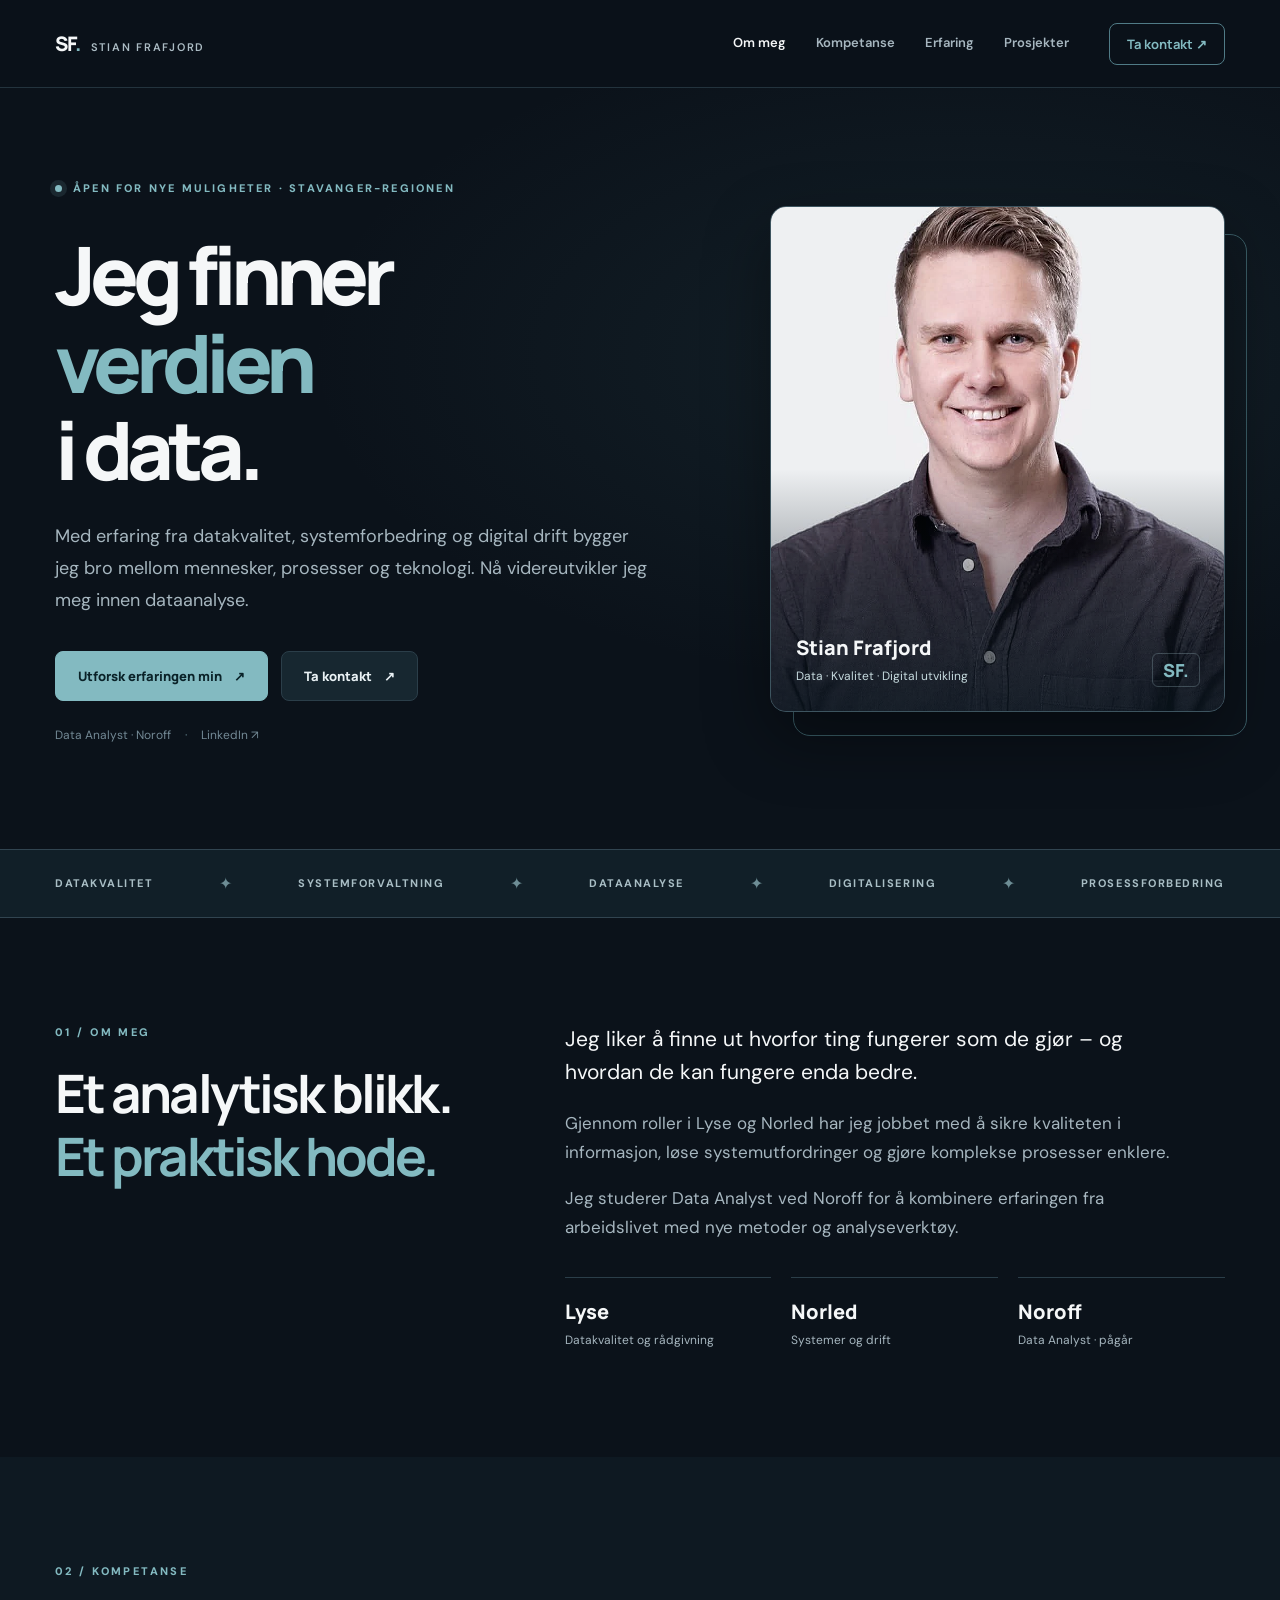
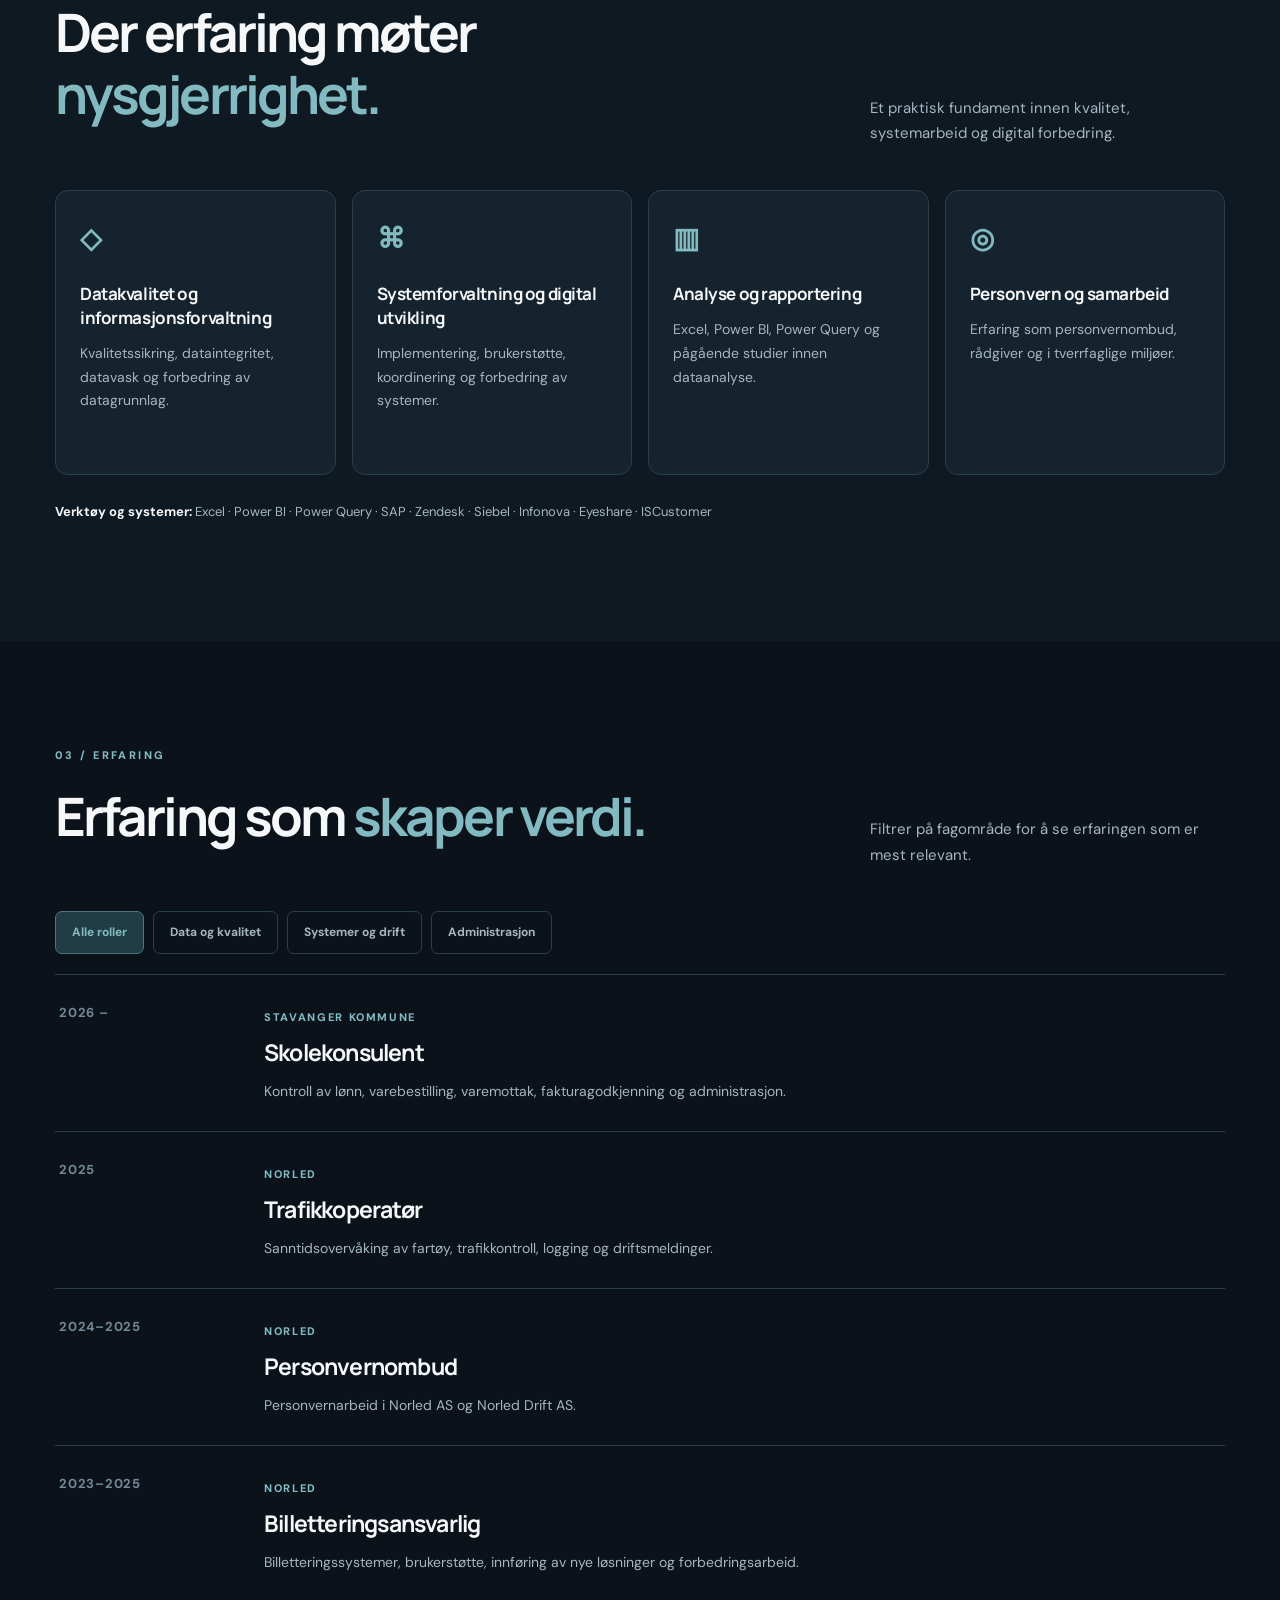
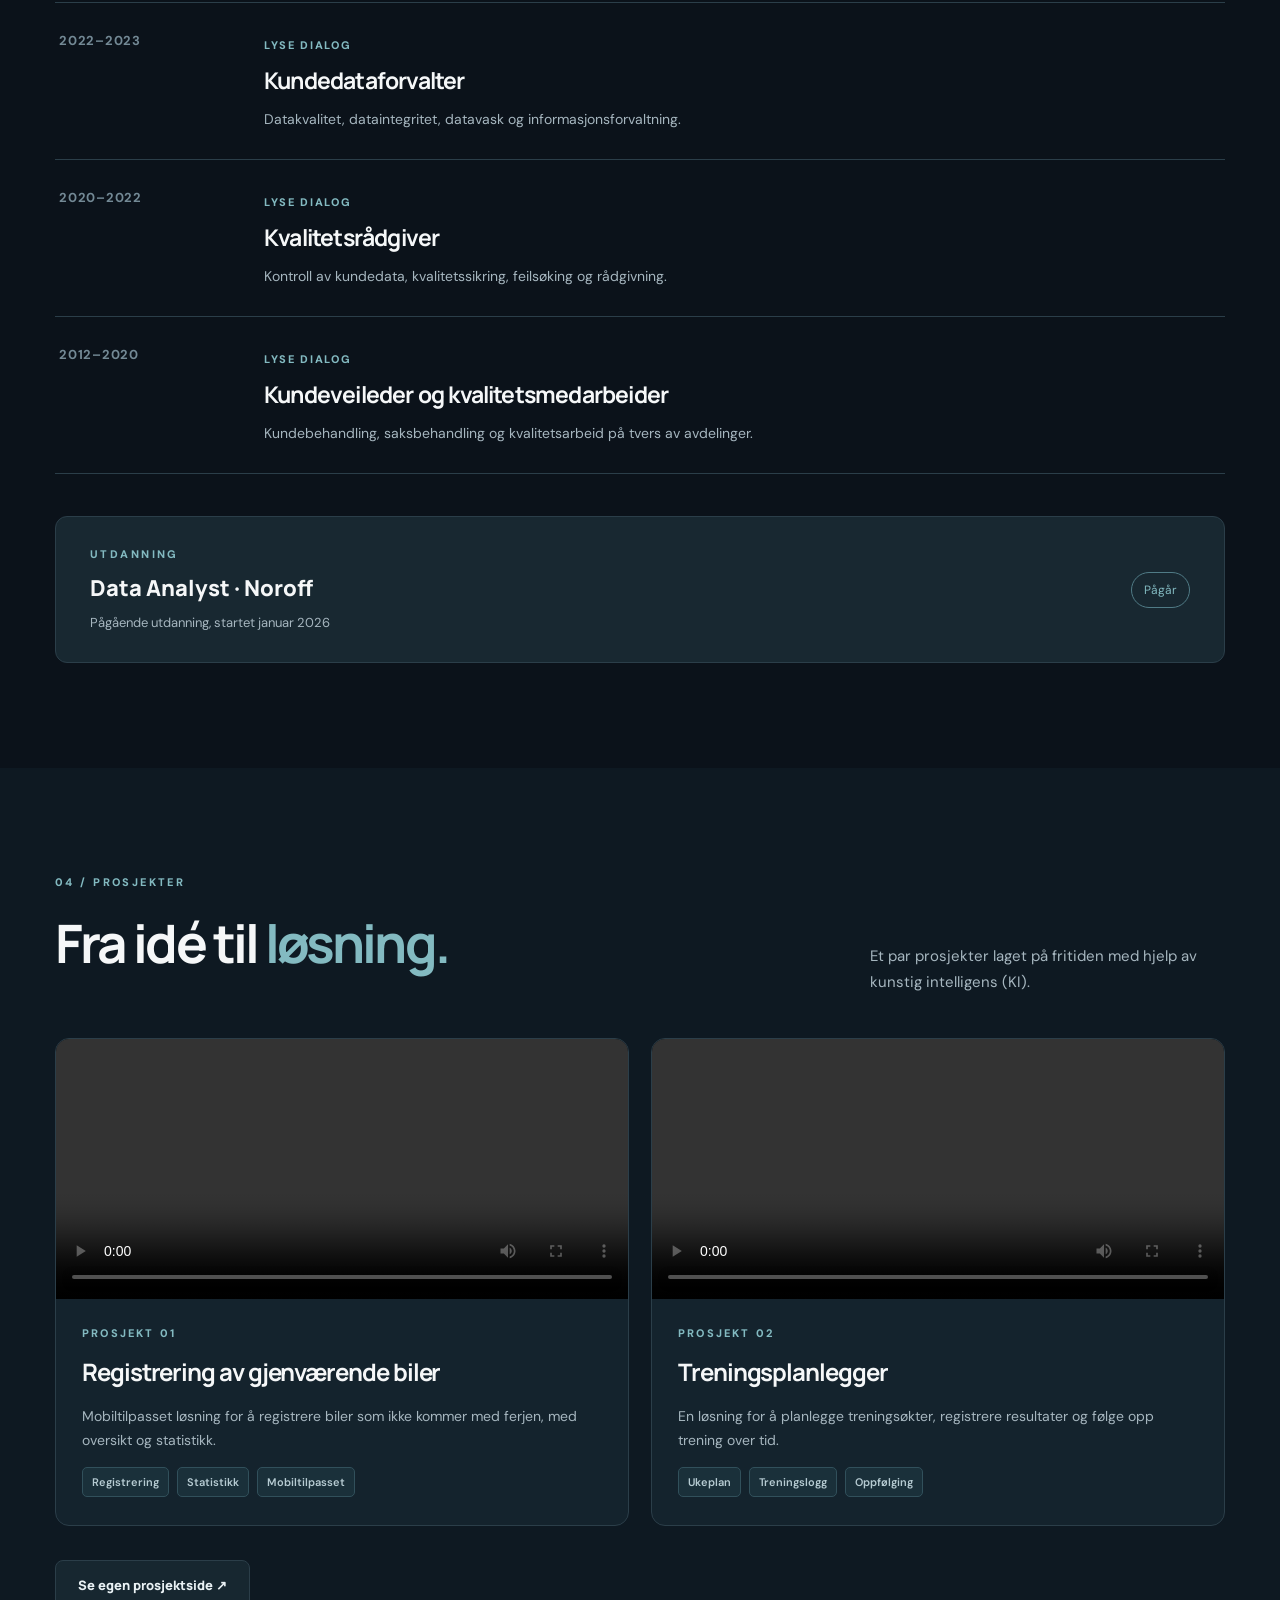
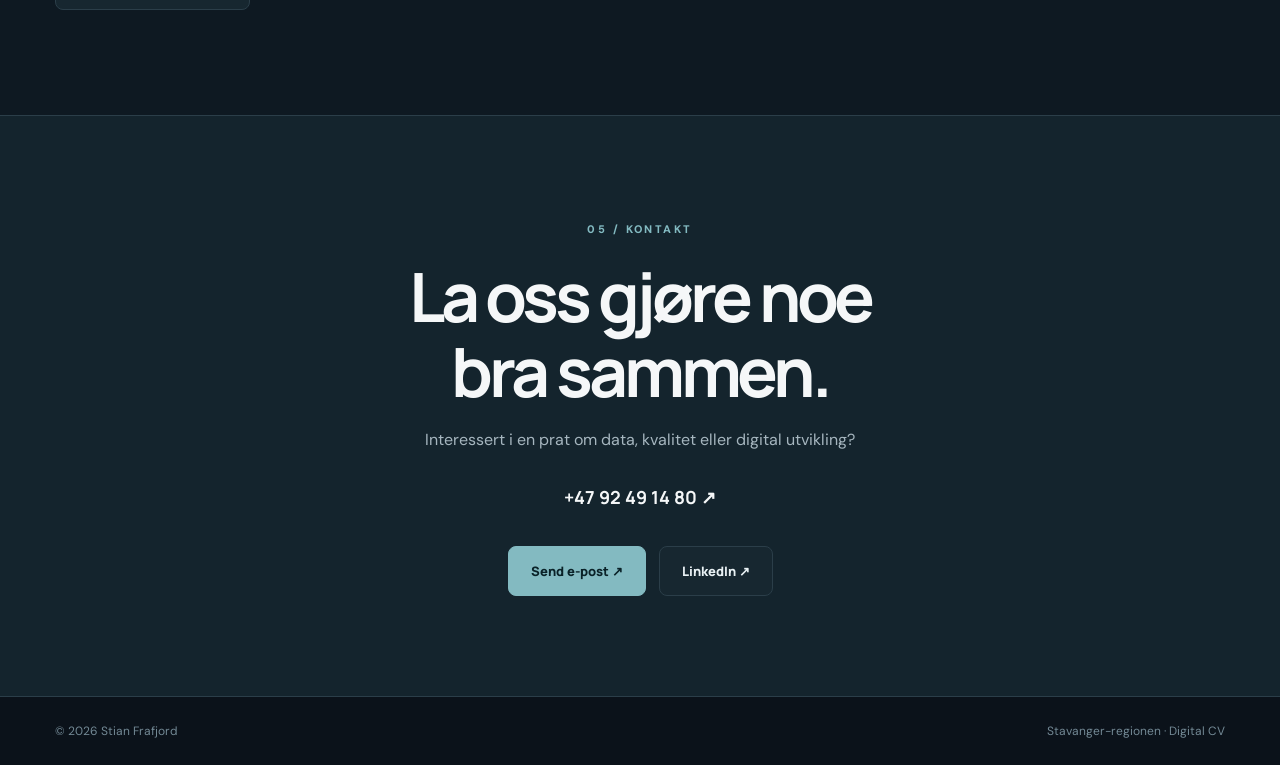
<file: index.html>
<!doctype html><html lang="no"><head><meta charset="utf-8"><meta name="viewport" content="width=device-width,initial-scale=1"><meta name="theme-color" content="#0b121a"><meta name="description" content="Stian Frafjord – datakvalitet, systemforvaltning og dataanalyse"><title>Stian Frafjord | Data, kvalitet og digital utvikling</title><link rel="stylesheet" href="style.css?v=2"></head><body>

<header class="header"><div class="wrap nav"><a class="logo" href="index.html">SF<em>.</em><span>STIAN FRAFJORD</span></a><nav class="links" id="nav"><a class="active" href="#om">Om meg</a><a href="#kompetanse">Kompetanse</a><a href="#erfaring">Erfaring</a><a href="prosjekter.html">Prosjekter</a></nav><a class="nav-cta" href="#kontakt">Ta kontakt ↗</a><button class="mobile-menu" id="menu" aria-label="Åpne meny" aria-expanded="false">☰</button></div></header>
<main><section class="hero"><div class="wrap hero-grid"><div><div class="eyebrow"><span class="dot"></span> ÅPEN FOR NYE MULIGHETER · STAVANGER-REGIONEN</div><h1>Jeg finner<br><span>verdien</span><br>i data.</h1><p class="lead">Med erfaring fra datakvalitet, systemforbedring og digital drift bygger jeg bro mellom mennesker, prosesser og teknologi. Nå videreutvikler jeg meg innen dataanalyse.</p><div class="buttons"><a class="btn primary" href="#erfaring">Utforsk erfaringen min <span>↗</span></a><a class="btn secondary" href="#kontakt">Ta kontakt <span>↗</span></a></div><div class="submeta"><span>Data Analyst · Noroff</span><span><a href="https://www.linkedin.com/in/stian-frafjord-09b917ba" target="_blank" rel="noopener">LinkedIn ↗</a></span></div></div><div class="portrait-shell"><div class="portrait-back"></div><div class="portrait-card"><img src="assets/stian_profile_high_quality.webp" alt="Portrett av Stian Frafjord"><div class="portrait-caption"><strong>Stian Frafjord</strong><span>Data · Kvalitet · Digital utvikling</span></div><span class="portrait-mark">SF.</span></div></div></div></section>
<div class="ribbon"><div class="wrap"><span>Datakvalitet</span><b>✦</b><span>Systemforvaltning</span><b>✦</b><span>Dataanalyse</span><b>✦</b><span>Digitalisering</span><b>✦</b><span>Prosessforbedring</span></div></div>
<section class="section wrap about-grid" id="om"><div><div class="kicker">01 / OM MEG</div><h2>Et analytisk blikk.<br><span>Et praktisk hode.</span></h2></div><div class="intro-text"><p>Jeg liker å finne ut hvorfor ting fungerer som de gjør – og hvordan de kan fungere enda bedre.</p><p>Gjennom roller i Lyse og Norled har jeg jobbet med å sikre kvaliteten i informasjon, løse systemutfordringer og gjøre komplekse prosesser enklere.</p><p>Jeg studerer Data Analyst ved Noroff for å kombinere erfaringen fra arbeidslivet med nye metoder og analyseverktøy.</p><div class="metrics"><div class="metric"><strong>Lyse</strong><small>Datakvalitet og rådgivning</small></div><div class="metric"><strong>Norled</strong><small>Systemer og drift</small></div><div class="metric"><strong>Noroff</strong><small>Data Analyst · pågår</small></div></div></div></section>
<section class="section alt" id="kompetanse"><div class="wrap"><div class="section-head"><div><div class="kicker">02 / KOMPETANSE</div><h2>Der erfaring møter<br><span>nysgjerrighet.</span></h2></div><p>Et praktisk fundament innen kvalitet, systemarbeid og digital forbedring.</p></div><div class="skillgrid"><article class="skill"><span class="symbol">◇</span><h3>Datakvalitet og informasjonsforvaltning</h3><p>Kvalitetssikring, dataintegritet, datavask og forbedring av datagrunnlag.</p></article><article class="skill"><span class="symbol">⌘</span><h3>Systemforvaltning og digital utvikling</h3><p>Implementering, brukerstøtte, koordinering og forbedring av systemer.</p></article><article class="skill"><span class="symbol">▥</span><h3>Analyse og rapportering</h3><p>Excel, Power BI, Power Query og pågående studier innen dataanalyse.</p></article><article class="skill"><span class="symbol">◎</span><h3>Personvern og samarbeid</h3><p>Erfaring som personvernombud, rådgiver og i tverrfaglige miljøer.</p></article></div><p class="tools"><strong>Verktøy og systemer:</strong> Excel · Power BI · Power Query · SAP · Zendesk · Siebel · Infonova · Eyeshare · ISCustomer</p></div></section>
<section class="section wrap" id="erfaring"><div class="section-head"><div><div class="kicker">03 / ERFARING</div><h2>Erfaring som <span>skaper verdi.</span></h2></div><p>Filtrer på fagområde for å se erfaringen som er mest relevant.</p></div><div class="filters" role="group" aria-label="Filtrer erfaring"><button class="filter" data-filter="all" aria-pressed="true">Alle roller</button><button class="filter" data-filter="data" aria-pressed="false">Data og kvalitet</button><button class="filter" data-filter="system" aria-pressed="false">Systemer og drift</button><button class="filter" data-filter="admin" aria-pressed="false">Administrasjon</button></div><div>
<article class="experience-item" data-tags="admin"><time>2026 –</time><div><span class="org">Stavanger kommune</span><h3>Skolekonsulent</h3><p>Kontroll av lønn, varebestilling, varemottak, fakturagodkjenning og administrasjon.</p></div></article>
<article class="experience-item" data-tags="system data"><time>2025</time><div><span class="org">Norled</span><h3>Trafikkoperatør</h3><p>Sanntidsovervåking av fartøy, trafikkontroll, logging og driftsmeldinger.</p></div></article>
<article class="experience-item" data-tags="data admin"><time>2024–2025</time><div><span class="org">Norled</span><h3>Personvernombud</h3><p>Personvernarbeid i Norled AS og Norled Drift AS.</p></div></article>
<article class="experience-item" data-tags="system admin"><time>2023–2025</time><div><span class="org">Norled</span><h3>Billetteringsansvarlig</h3><p>Billetteringssystemer, brukerstøtte, innføring av nye løsninger og forbedringsarbeid.</p></div></article>
<article class="experience-item" data-tags="data system"><time>2022–2023</time><div><span class="org">Lyse Dialog</span><h3>Kundedataforvalter</h3><p>Datakvalitet, dataintegritet, datavask og informasjonsforvaltning.</p></div></article>
<article class="experience-item" data-tags="data admin"><time>2020–2022</time><div><span class="org">Lyse Dialog</span><h3>Kvalitetsrådgiver</h3><p>Kontroll av kundedata, kvalitetssikring, feilsøking og rådgivning.</p></div></article>
<article class="experience-item" data-tags="admin data"><time>2012–2020</time><div><span class="org">Lyse Dialog</span><h3>Kundeveileder og kvalitetsmedarbeider</h3><p>Kundebehandling, saksbehandling og kvalitetsarbeid på tvers av avdelinger.</p></div></article>
</div><div class="education"><div><div class="kicker" style="margin-bottom:9px">UTDANNING</div><strong>Data Analyst · Noroff</strong><p>Pågående utdanning, startet januar 2026</p></div><span class="status">Pågår</span></div></section>
<section class="section alt" id="prosjekter"><div class="wrap"><div class="section-head"><div><div class="kicker">04 / PROSJEKTER</div><h2>Fra idé til <span>løsning.</span></h2></div><p>Et par prosjekter laget på fritiden med hjelp av kunstig intelligens (KI).</p></div><div class="projects-grid"><article class="project"><video src="videos/1946.mp4" controls preload="metadata" playsinline></video><div class="project-info"><div class="project-num">PROSJEKT 01</div><h3>Registrering av gjenværende biler</h3><p>Mobiltilpasset løsning for å registrere biler som ikke kommer med ferjen, med oversikt og statistikk.</p><div class="pills"><span>Registrering</span><span>Statistikk</span><span>Mobiltilpasset</span></div></div></article><article class="project"><video src="videos/1576.mp4" controls preload="metadata" playsinline></video><div class="project-info"><div class="project-num">PROSJEKT 02</div><h3>Treningsplanlegger</h3><p>En løsning for å planlegge treningsøkter, registrere resultater og følge opp trening over tid.</p><div class="pills"><span>Ukeplan</span><span>Treningslogg</span><span>Oppfølging</span></div></div></article></div><div class="buttons"><a class="btn secondary" href="prosjekter.html">Se egen prosjektside ↗</a></div></div></section>
<section class="contact" id="kontakt"><div class="wrap"><div class="kicker">05 / KONTAKT</div><h2>La oss gjøre noe<br>bra sammen.</h2><p>Interessert i en prat om data, kvalitet eller digital utvikling?</p><a class="phone" href="tel:+4792491480">+47 92 49 14 80 ↗</a><div class="buttons"><a class="btn primary" href="mailto:stianfrafjord@hotmail.com">Send e-post ↗</a><a class="btn secondary" href="https://www.linkedin.com/in/stian-frafjord-09b917ba" target="_blank" rel="noopener">LinkedIn ↗</a></div></div></section></main><footer class="footer"><div class="wrap"><span>© <span id="year"></span> Stian Frafjord</span><span>Stavanger-regionen · Digital CV</span></div></footer><script src="script.js"></script></body></html>
</file>
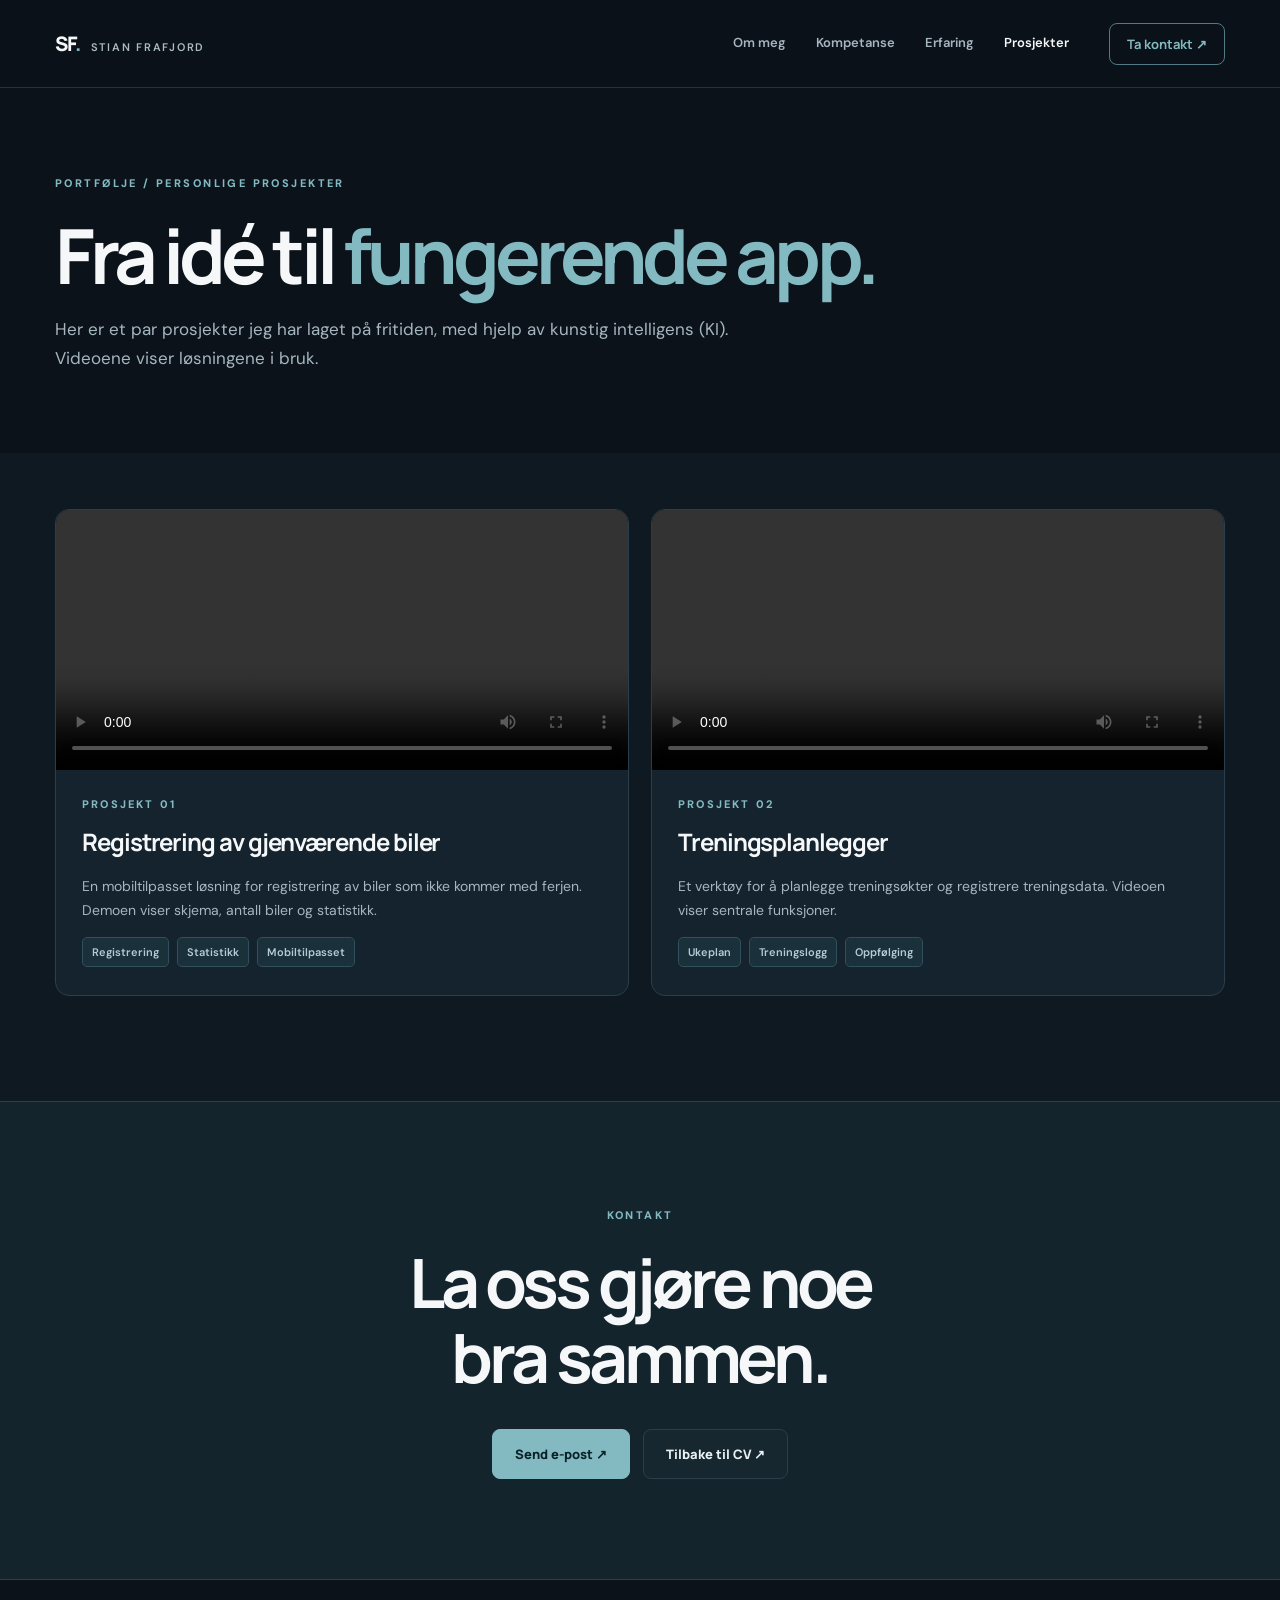
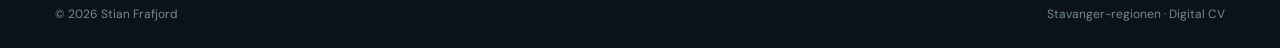
<file: prosjekter.html>
<!doctype html><html lang="no"><head><meta charset="utf-8"><meta name="viewport" content="width=device-width,initial-scale=1"><meta name="theme-color" content="#0b121a"><title>Prosjekter | Stian Frafjord</title><link rel="stylesheet" href="style.css?v=2"></head><body>
<header class="header"><div class="wrap nav"><a class="logo" href="index.html">SF<em>.</em><span>STIAN FRAFJORD</span></a><nav class="links" id="nav"><a href="index.html#om">Om meg</a><a href="index.html#kompetanse">Kompetanse</a><a href="index.html#erfaring">Erfaring</a><a class="active" href="prosjekter.html">Prosjekter</a></nav><a class="nav-cta" href="index.html#kontakt">Ta kontakt ↗</a><button class="mobile-menu" id="menu" aria-label="Åpne meny" aria-expanded="false">☰</button></div></header>
<main><section class="pagehero wrap"><div class="kicker">PORTFØLJE / PERSONLIGE PROSJEKTER</div><h1>Fra idé til <span>fungerende app.</span></h1><p>Her er et par prosjekter jeg har laget på fritiden, med hjelp av kunstig intelligens (KI). Videoene viser løsningene i bruk.</p></section><section class="section alt" style="padding-top:56px"><div class="wrap"><div class="projects-grid"><article class="project"><video src="videos/1946.mp4" controls preload="metadata" playsinline></video><div class="project-info"><div class="project-num">PROSJEKT 01</div><h3>Registrering av gjenværende biler</h3><p>En mobiltilpasset løsning for registrering av biler som ikke kommer med ferjen. Demoen viser skjema, antall biler og statistikk.</p><div class="pills"><span>Registrering</span><span>Statistikk</span><span>Mobiltilpasset</span></div></div></article><article class="project"><video src="videos/1576.mp4" controls preload="metadata" playsinline></video><div class="project-info"><div class="project-num">PROSJEKT 02</div><h3>Treningsplanlegger</h3><p>Et verktøy for å planlegge treningsøkter og registrere treningsdata. Videoen viser sentrale funksjoner.</p><div class="pills"><span>Ukeplan</span><span>Treningslogg</span><span>Oppfølging</span></div></div></article></div></div></section><section class="contact"><div class="wrap"><div class="kicker">KONTAKT</div><h2>La oss gjøre noe<br>bra sammen.</h2><div class="buttons"><a class="btn primary" href="mailto:stianfrafjord@hotmail.com">Send e-post ↗</a><a class="btn secondary" href="index.html">Tilbake til CV ↗</a></div></div></section></main><footer class="footer"><div class="wrap"><span>© <span id="year"></span> Stian Frafjord</span><span>Stavanger-regionen · Digital CV</span></div></footer><script src="script.js"></script></body></html>
</file>
<file: style.css>
@import url('https://fonts.googleapis.com/css2?family=DM+Sans:wght@400;500;600;700&family=Manrope:wght@400;500;600;700;800&display=swap');
:root{--bg:#0b121a;--bg2:#101b25;--card:#14232d;--card2:#172934;--line:#2b3e49;--ink:#f5f7f8;--muted:#a6b6bf;--subtle:#738995;--accent:#83bac1;--accent-dark:#0c2930;--gold:#dccb9d;--max:1170px}
*{box-sizing:border-box}html{scroll-behavior:smooth}body{margin:0;background:var(--bg);color:var(--ink);font-family:'DM Sans',sans-serif;font-size:16px;line-height:1.7;overflow-x:hidden}h1,h2,h3,h4,button,.logo{font-family:'Manrope',sans-serif}h1,h2,h3,p{margin-top:0}a{color:inherit;text-decoration:none}button{cursor:pointer}button,input{font:inherit}a:focus-visible,button:focus-visible{outline:2px solid var(--accent);outline-offset:4px}.wrap{width:min(var(--max),calc(100% - 64px));margin-inline:auto}
.header{height:88px;position:sticky;top:0;background:#0b121af2;backdrop-filter:blur(18px);border-bottom:1px solid #23333d;z-index:10}.nav{height:100%;display:flex;align-items:center;gap:40px}.logo{font-size:20px;font-weight:800;letter-spacing:-.8px;white-space:nowrap}.logo em{font-style:normal;color:var(--accent)}.logo span{font:600 11px 'DM Sans',sans-serif;letter-spacing:.16em;margin-left:10px;color:#acbcc4}.links{display:flex;align-items:center;gap:30px;margin-left:auto}.links a{font-size:13px;font-weight:600;color:var(--muted);transition:color .2s}.links a:hover,.links a.active{color:var(--ink)}.nav-cta{border:1px solid #507b86;border-radius:8px;padding:11px 17px;font:700 13px 'Manrope',sans-serif;color:var(--accent);white-space:nowrap;transition:background .2s}.nav-cta:hover{background:#1b3841}.mobile-menu{display:none;background:transparent;border:1px solid var(--line);color:var(--ink);border-radius:8px;padding:6px 11px}
.hero{padding:85px 0 104px;position:relative;background:radial-gradient(ellipse at 75% 35%,rgba(74,126,134,.13),transparent 48%)}.hero-grid{display:grid;grid-template-columns:1.1fr .9fr;gap:80px;align-items:center}.eyebrow{display:inline-flex;align-items:center;gap:11px;color:var(--accent);font-size:11px;font-weight:800;letter-spacing:.2em;text-transform:uppercase}.dot{width:7px;height:7px;background:var(--accent);border-radius:50%;box-shadow:0 0 0 5px #83bac11f}.hero h1{font-size:clamp(58px,6.3vw,90px);letter-spacing:-.075em;line-height:1.085;margin:31px 0 26px;font-weight:800}.hero h1 span{color:var(--accent)}.lead{color:var(--muted);font-size:18px;line-height:1.8;max-width:600px}.buttons{display:flex;align-items:center;gap:13px;flex-wrap:wrap;margin-top:34px}.btn{display:inline-flex;align-items:center;justify-content:center;gap:12px;padding:15px 22px;border-radius:8px;border:1px solid var(--line);font:800 13px 'Manrope',sans-serif;transition:transform .2s,background .2s}.btn:hover{transform:translateY(-2px)}.btn.primary{background:var(--accent);border-color:var(--accent);color:#0a2228}.btn.secondary{background:#172730;color:#e9f1f4}.btn.minimal{padding:0;border:none;color:var(--accent)}.submeta{display:flex;gap:14px;flex-wrap:wrap;align-items:center;color:var(--subtle);font-size:12px;margin-top:24px}.submeta span+span:before{content:'·';margin-right:14px;color:#63838d}
.portrait-shell{position:relative;max-width:455px;width:100%;margin-left:auto}.portrait-back{position:absolute;inset:28px -22px -24px 23px;border:1px solid #3a5d66;border-radius:17px}.portrait-card{position:relative;overflow:hidden;aspect-ratio:4/4.45;border-radius:16px;background:#263b47;border:1px solid #3d545f;box-shadow:0 26px 65px #0006}.portrait-card img{width:100%;height:100%;object-fit:cover;object-position:center top;display:block;filter:saturate(.84) contrast(1.02)}.portrait-card:after{content:'';position:absolute;inset:52% 0 0;background:linear-gradient(transparent,#0b1720c5);pointer-events:none}.portrait-caption{position:absolute;bottom:23px;left:25px;z-index:2}.portrait-caption strong{display:block;font:800 20px 'Manrope',sans-serif}.portrait-caption span{font-size:12px;color:#c6dade}.portrait-mark{position:absolute;right:24px;bottom:24px;z-index:2;font:800 18px 'Manrope';color:var(--accent);border:1px solid #a7cbd344;border-radius:6px;padding:4px 10px}
.ribbon{border-block:1px solid #314450;background:#111f28}.ribbon .wrap{display:flex;justify-content:space-between;gap:24px;padding-block:20px;align-items:center}.ribbon span{color:#a9bec5;font-size:11px;letter-spacing:.14em;font-weight:700;text-transform:uppercase;white-space:nowrap}.ribbon b{color:#6d8d95;font-weight:400}
.section{padding:105px 0}.section.alt{background:#0e1922}.kicker{font-size:11px;letter-spacing:.22em;font-weight:800;color:var(--accent);text-transform:uppercase;margin:0 0 20px}.section h2{font-size:clamp(35px,4.7vw,53px);line-height:1.18;letter-spacing:-.055em;margin-bottom:21px}.section h2 span{color:var(--accent)}.section-head{display:flex;justify-content:space-between;align-items:end;gap:40px;margin-bottom:43px}.section-head p{color:var(--muted);font-size:15px;max-width:355px;margin:0}.about-grid{display:grid;grid-template-columns:.76fr 1.24fr;gap:105px}.about-grid .intro-text p{font-size:17px;color:var(--muted);max-width:620px}.about-grid .intro-text p:first-child{font-size:21px;line-height:1.55;color:var(--ink)}.metrics{display:grid;grid-template-columns:repeat(3,1fr);gap:20px;margin-top:35px}.metric{padding-top:20px;border-top:1px solid var(--line)}.metric strong{font:800 20px 'Manrope';display:block}.metric small{font-size:12px;color:var(--muted)}
.skillgrid{display:grid;grid-template-columns:repeat(4,1fr);gap:16px}.skill{border:1px solid var(--line);background:var(--card);padding:27px 24px;border-radius:13px;min-height:285px}.skill .symbol{color:var(--accent);font:600 28px 'Manrope'}.skill h3{font-size:17px;line-height:1.4;letter-spacing:-.025em;margin:26px 0 12px}.skill p{color:var(--muted);font-size:14px}.tools{padding-top:26px;color:var(--muted);font-size:13px}.tools strong{color:var(--ink)}
.filters{display:flex;gap:9px;flex-wrap:wrap;margin:0 0 20px}.filter{border:1px solid var(--line);background:none;color:var(--muted);border-radius:7px;padding:10px 16px;font-size:12px;font-weight:700}.filter[aria-pressed="true"]{background:#203c44;color:var(--accent);border-color:#517580}.experience-item{display:grid;grid-template-columns:165px 1fr;gap:40px;padding:27px 4px;border-top:1px solid var(--line)}.experience-item:last-child{border-bottom:1px solid var(--line)}.experience-item[hidden]{display:none}.experience-item time{color:var(--subtle);font-size:13px;font-weight:700;letter-spacing:.06em}.experience-item .org{font-size:11px;letter-spacing:.15em;font-weight:800;color:var(--accent);text-transform:uppercase}.experience-item h3{font-size:23px;margin:4px 0 8px;letter-spacing:-.035em}.experience-item p{font-size:14px;color:var(--muted);margin:0}
.education{margin-top:42px;border:1px solid var(--line);background:#182831;padding:28px 34px;border-radius:12px;display:flex;align-items:center;justify-content:space-between;gap:16px}.education strong{font:800 22px 'Manrope'}.education p{font-size:13px;color:var(--muted);margin:8px 0 0}.education .status{font-size:12px;color:var(--accent);border:1px solid #507b86;border-radius:20px;padding:7px 12px}
.projects-grid{display:grid;grid-template-columns:repeat(2,minmax(0,1fr));gap:22px}.project{background:var(--card);border:1px solid var(--line);border-radius:14px;overflow:hidden}.project video{width:100%;height:260px;background:#08131b;object-fit:contain;display:block}.project-info{padding:25px 26px 28px}.project-num{color:var(--accent);font-size:11px;font-weight:800;letter-spacing:.2em}.project h3{font-size:24px;letter-spacing:-.045em;margin:9px 0 12px}.project p{color:var(--muted);font-size:14px}.pills{display:flex;gap:8px;flex-wrap:wrap}.pills span{font-size:11px;font-weight:600;color:#b6cbd2;background:#1a303a;border:1px solid #31505b;border-radius:5px;padding:5px 9px}.project-note{font-size:14px;color:var(--muted);margin-bottom:40px;max-width:780px}.note{margin-top:29px;font-size:12px;color:var(--subtle)}
.contact{padding:104px 0 100px;background:#14242d;border-top:1px solid var(--line);text-align:center}.contact h2{font-size:clamp(42px,6vw,68px);line-height:1.1;letter-spacing:-.06em;margin:18px 0}.contact p{color:var(--muted)}.contact .buttons{justify-content:center}.phone{display:inline-flex;gap:9px;color:var(--ink);font:700 18px 'Manrope';margin-top:15px}.footer{padding:24px 0;border-top:1px solid var(--line);color:var(--subtle);font-size:12px}.footer .wrap{display:flex;justify-content:space-between}.pagehero{padding:86px 0 63px}.pagehero h1{font-size:clamp(52px,6vw,76px);line-height:1.12;letter-spacing:-.065em;margin:17px 0}.pagehero h1 span{color:var(--accent)}.pagehero p{font-size:17px;color:var(--muted);max-width:700px}.preview-banner{background:#273c43;color:#c9e4e8;font-size:12px;text-align:center;padding:8px 20px;letter-spacing:.02em}.preview-banner strong{color:#fff}
@media(max-width:1050px){.hero-grid{gap:50px}.links{gap:17px}.skillgrid{grid-template-columns:repeat(2,1fr)}.ribbon span{font-size:10px}.portrait-shell{max-width:400px}}
@media(max-width:760px){.wrap{width:min(100% - 36px,600px)}.header{height:72px}.nav{gap:10px}.logo span{display:none}.mobile-menu{display:block;margin-left:auto}.links{display:none;position:absolute;top:72px;left:0;right:0;background:#101b25;padding:16px 22px 24px;flex-direction:column;align-items:stretch;border-bottom:1px solid var(--line);gap:10px}.links.open{display:flex}.links a{padding:8px}.nav-cta{display:none}.hero{padding:58px 0 77px}.hero-grid,.about-grid{grid-template-columns:1fr;gap:55px}.hero h1{font-size:58px}.portrait-shell{width:min(90%,420px);margin:0 auto}.ribbon .wrap{overflow:auto;justify-content:start}.ribbon span{flex:none}.section{padding:74px 0}.section-head{display:block}.section-head p{max-width:100%;margin-top:10px}.skillgrid,.projects-grid{grid-template-columns:1fr}.skill{min-height:0}.experience-item{grid-template-columns:1fr;gap:4px}.metrics{gap:10px}.education{align-items:start;flex-direction:column}.project video{height:230px}.footer .wrap{display:block;text-align:center}.pagehero{padding:66px 0 40px}}
@media(prefers-reduced-motion:reduce){html{scroll-behavior:auto}*,*:before,*:after{transition:none!important;animation:none!important}}
</file>
